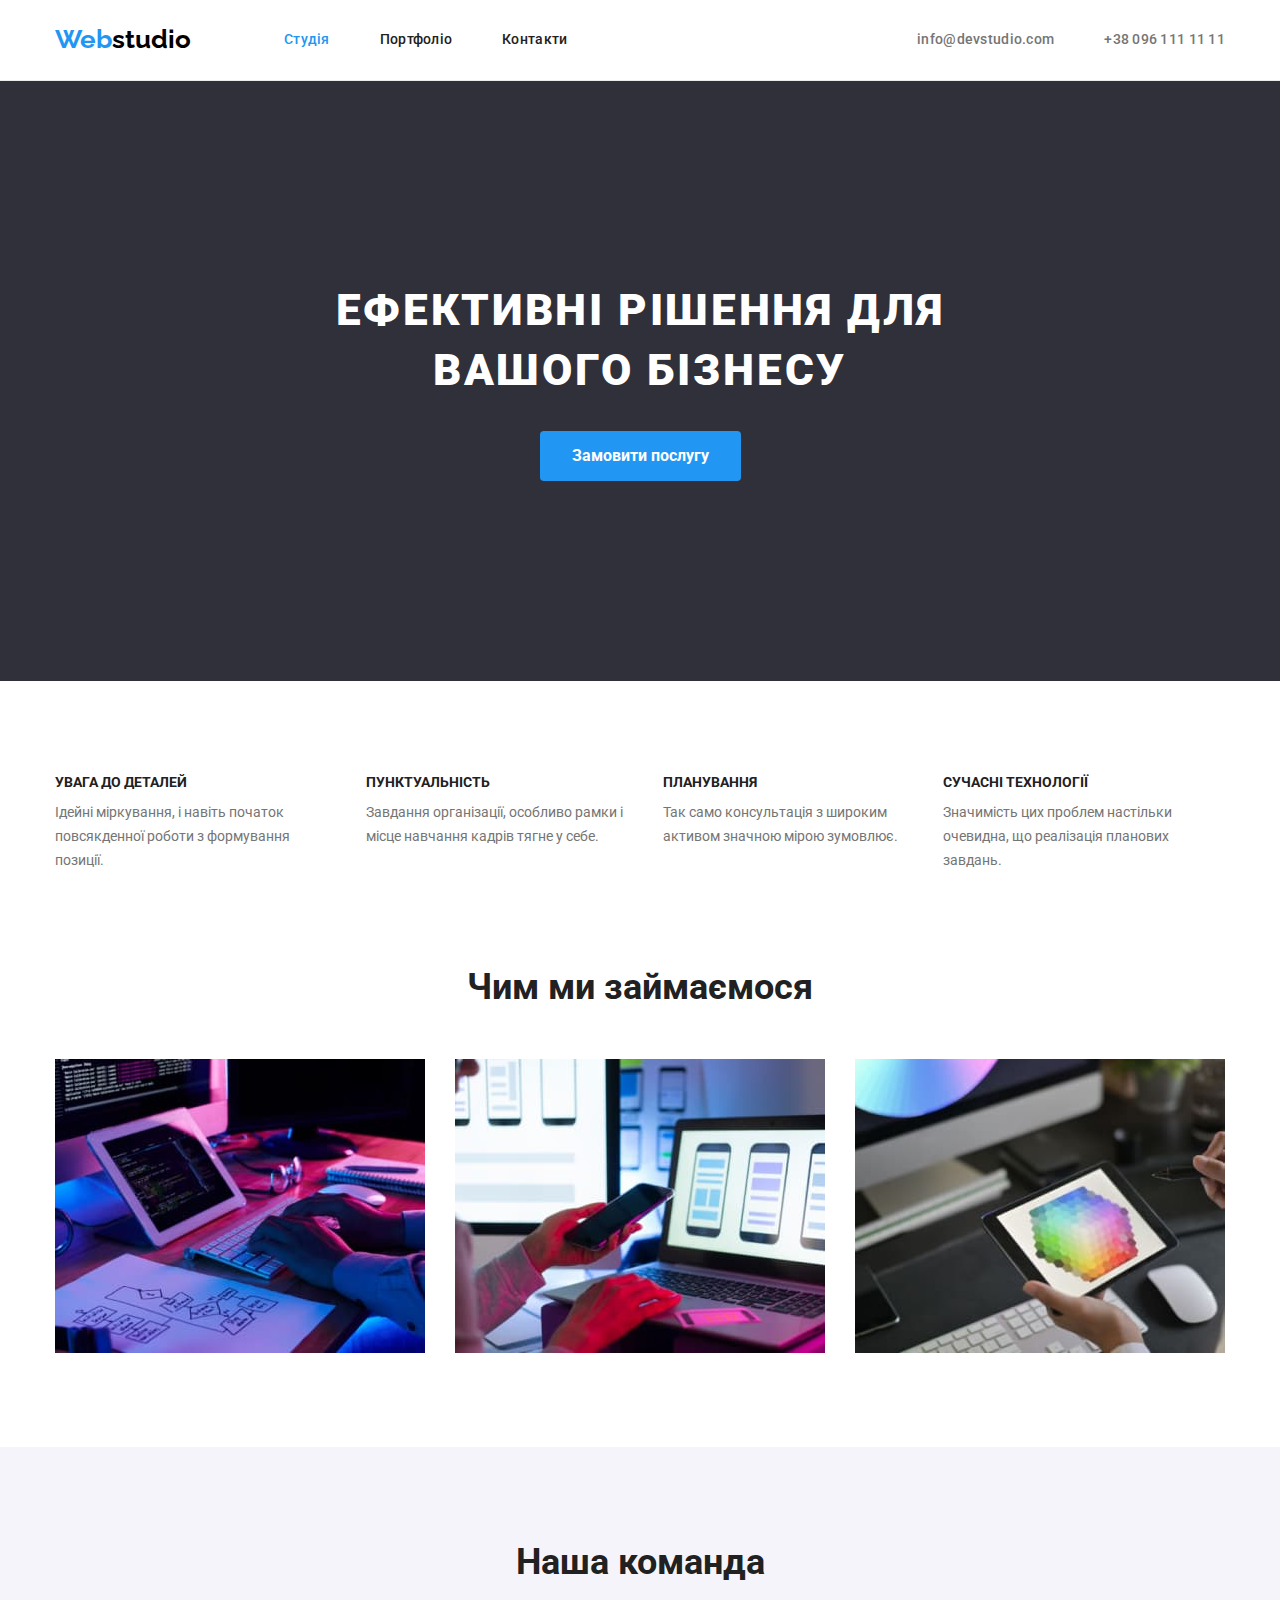
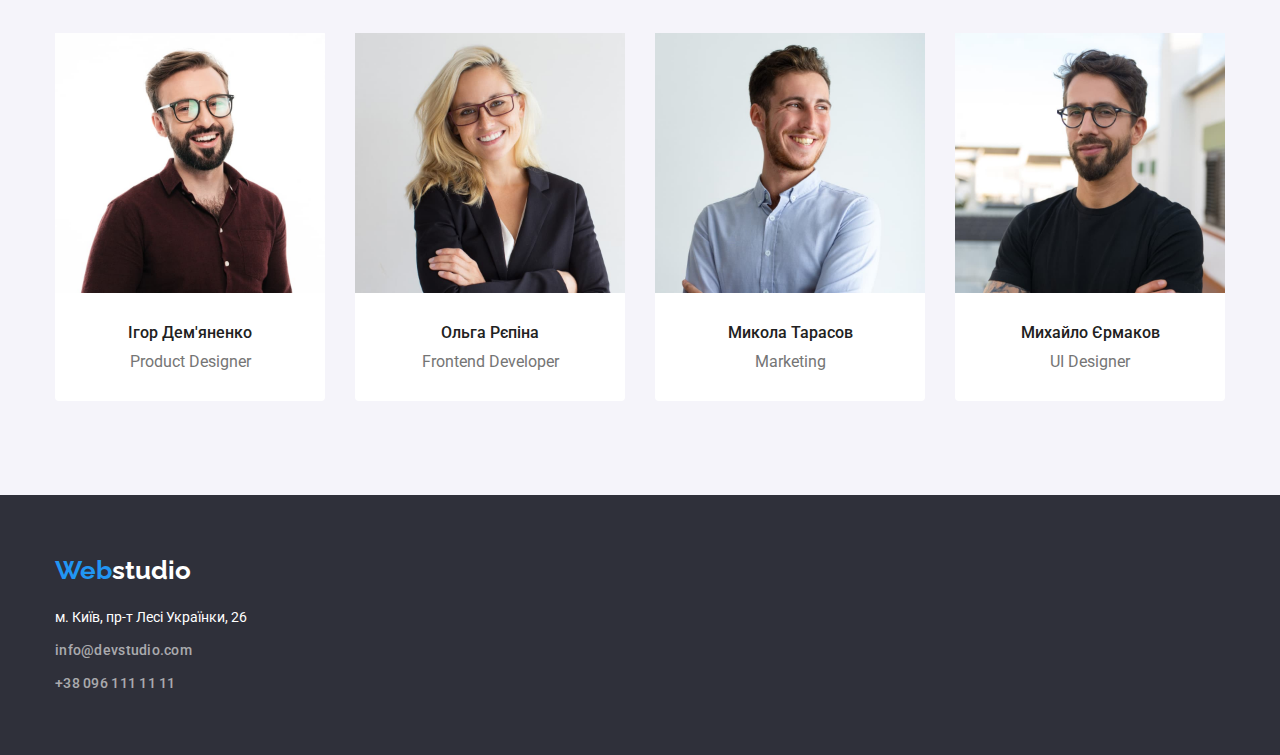
<file: index.html>
<!DOCTYPE html>
<html lang="uk">
  <head>
    <meta charset="UTF-8" />
    <meta http-equiv="X-UA-Compatible" content="IE=edge" />
    <meta name="viewport" content="width=device-width, initial-scale=1.0" />
    <title>Студія</title>
    <link
      rel="stylesheet"
      href="https://cdn.jsdelivr.net/npm/modern-normalize@1.1.0/modern-normalize.min.css"
    />
    <link rel="preconnect" href="https://fonts.googleapis.com" />
    <link rel="preconnect" href="https://fonts.gstatic.com" crossorigin />
    <link
      href="https://fonts.googleapis.com/css2?family=Raleway:wght@700&family=Roboto:wght@400;500;700;900&display=swap"
      rel="stylesheet"
    />
    <link rel="stylesheet" href="./css/styles.css" />
  </head>
  <body>
    <!--Верхня лінія-->
    <header class="top-line">
      <div class="container top-line-container">
        <!--Логотип-->
        <a class="page-logo link" href="./index.html"
          ><span class="accent">Web</span>studio</a
        >
        <!--Навігація-->
        <nav class="page-nav">
          <ul class="menu list">
            <li class="nav-item">
              <a class="menu-link link current" href="./index.html">Студія</a>
            </li>
            <li class="nav-item">
              <a class="menu-link link" href="./portfolio.html">Портфоліо</a>
            </li>
            <li class="nav-item">
              <a class="menu-link link" href="#">Контакти</a>
            </li>
          </ul>
        </nav>
        <!--Контакти-->
        <ul class="contact-menu list">
          <li class="nav-item">
            <a class="mail link" href="mailto:info@devstudio.com"
              >info@devstudio.com</a
            >
          </li>
          <li class="nav-item">
            <a class="contact-number link" href="tel:+380961111111"
              >+38 096 111 11 11</a
            >
          </li>
        </ul>
      </div>
    </header>
    <!--Основний контент-->
    <main>
      <!--Герой-->
      <section class="main-hero">
        <div class="container main-hero-container">
          <h1 class="main-title">Ефективні рішення для вашого бізнесу</h1>
          <button class="modal-open-btn" type="button">Замовити послугу</button>
        </div>
      </section>
      <!--Особливості-->
      <section class="feature-section section">
        <div class="container feature-container">
          <h2 class="visually-hidden">Наші особливості</h2>
          <ul class="list feature-list">
            <li class="feature-item">
              <h3 class="feature-title">УВАГА ДО ДЕТАЛЕЙ</h3>
              <p class="feature-text">
                Ідейні міркування, і навіть початок повсякденної роботи з
                формування позиції.
              </p>
            </li>

            <li class="feature-item">
              <h3 class="feature-title">ПУНКТУАЛЬНІСТЬ</h3>
              <p class="feature-text">
                Завдання організації, особливо рамки і місце навчання кадрів
                тягне у себе.
              </p>
            </li>

            <li class="feature-item">
              <h3 class="feature-title">ПЛАНУВАННЯ</h3>
              <p class="feature-text">
                Так само консультація з широким активом значною мірою зумовлює.
              </p>
            </li>

            <li class="feature-item">
              <h3 class="feature-title">СУЧАСНІ ТЕХНОЛОГІЇ</h3>
              <p class="feature-text">
                Значимість цих проблем настільки очевидна, що реалізація
                планових завдань.
              </p>
            </li>
          </ul>
        </div>
      </section>
      <!--Чим ми займаємося-->
      <section class="work-section section">
        <div class="container">
          <h2 class="title-section title">Чим ми займаємося</h2>
          <ul class="list work-list">
            <li class="work-card">
              <img
                src="./images/picture_1.jpg"
                alt="кодування за допомогою планшета і комп'ютера"
                width="370"
                height="295"
              />
            </li>
            <li class="work-card">
              <img
                src="./images/picture_2.jpg"
                alt="розробка мобільних додатків на ноутбуці "
                width="370"
                height="295"
              />
            </li>
            <li class="work-card">
              <img
                src="./images/picture_3.jpg"
                alt="спектр кольорів на планшеті "
                width="370"
                height="295"
              />
            </li>
          </ul>
        </div>
      </section>
      <!--Наша команда-->
      <section class="team-section section">
        <div class="container">
          <h2 class="title-section title">Наша команда</h2>
          <ul class="list team-list">
            <li class="team-item">
              <img
                src="./images/igor_demianenko1.jpg"
                alt="фотографія Ігора Дем'яненка"
                width="270"
                height="260"
              />
              <div class="team-name">
                <h3 class="employee-title desc-card">Ігор Дем'яненко</h3>
                <p class="team-desc desc-card">Product Designer</p>
              </div>
            </li>
            <li class="team-item">
              <img
                src="./images/olga_repina1.jpg"
                alt="фотографія Ольги Рєпіни"
                width="270"
                height="260"
              />
              <div class="team-name">
                <h3 class="employee-title desc-card">Ольга Рєпіна</h3>
                <p class="team-desc desc-card">Frontend Developer</p>
              </div>
            </li>

            <li class="team-item">
              <img
                src="./images/mykola_tarasov1.jpg"
                alt="фотографія Миколи Тарасова"
                width="270"
                height="260"
              />
              <div class="team-name">
                <h3 class="employee-title desc-card">Микола Тарасов</h3>
                <p class="team-desc desc-card">Marketing</p>
              </div>
            </li>
            <li class="team-item">
              <img
                src="./images/mykhailo_yermakov1.jpg"
                alt="фотографія Михайла Єрмакова"
                width="270"
                height="260"
              />
              <div class="team-name">
                <h3 class="employee-title desc-card">Михайло Єрмаков</h3>
                <p class="team-desc desc-card">UI Designer</p>
              </div>
            </li>
          </ul>
        </div>
      </section>
    </main>
    <!--Підвал-->
    <footer class="footer-page">
      <!--Логотип-->
      <div class="container footer-page-container">
        <a class="logo-footer link" href="./index.html"
          ><span class="accent">Web</span>studio</a
        >
        <!--Адреса і контакти-->
        <address>
          <ul class="list address-list">
            <li class="address-item">
              <a
                class="link map-address"
                href="https://goo.gl/maps/CPtrU1FHBa2aNyZL9"
                target="_blank"
                rel="noopener noreferrer nofollow"
                >м. Київ, пр-т Лесі Українки, 26</a
              >
            </li>
            <li class="address-item">
              <a class="mail footer link" href="mailto:info@devstudio.com"
                >info@devstudio.com</a
              >
            </li>
            <li class="address-item">
              <a class="contact-number footer link" href="tel:+380961111111"
                >+38 096 111 11 11</a
              >
            </li>
          </ul>
        </address>
      </div>
    </footer>
  </body>
</html>
</file>
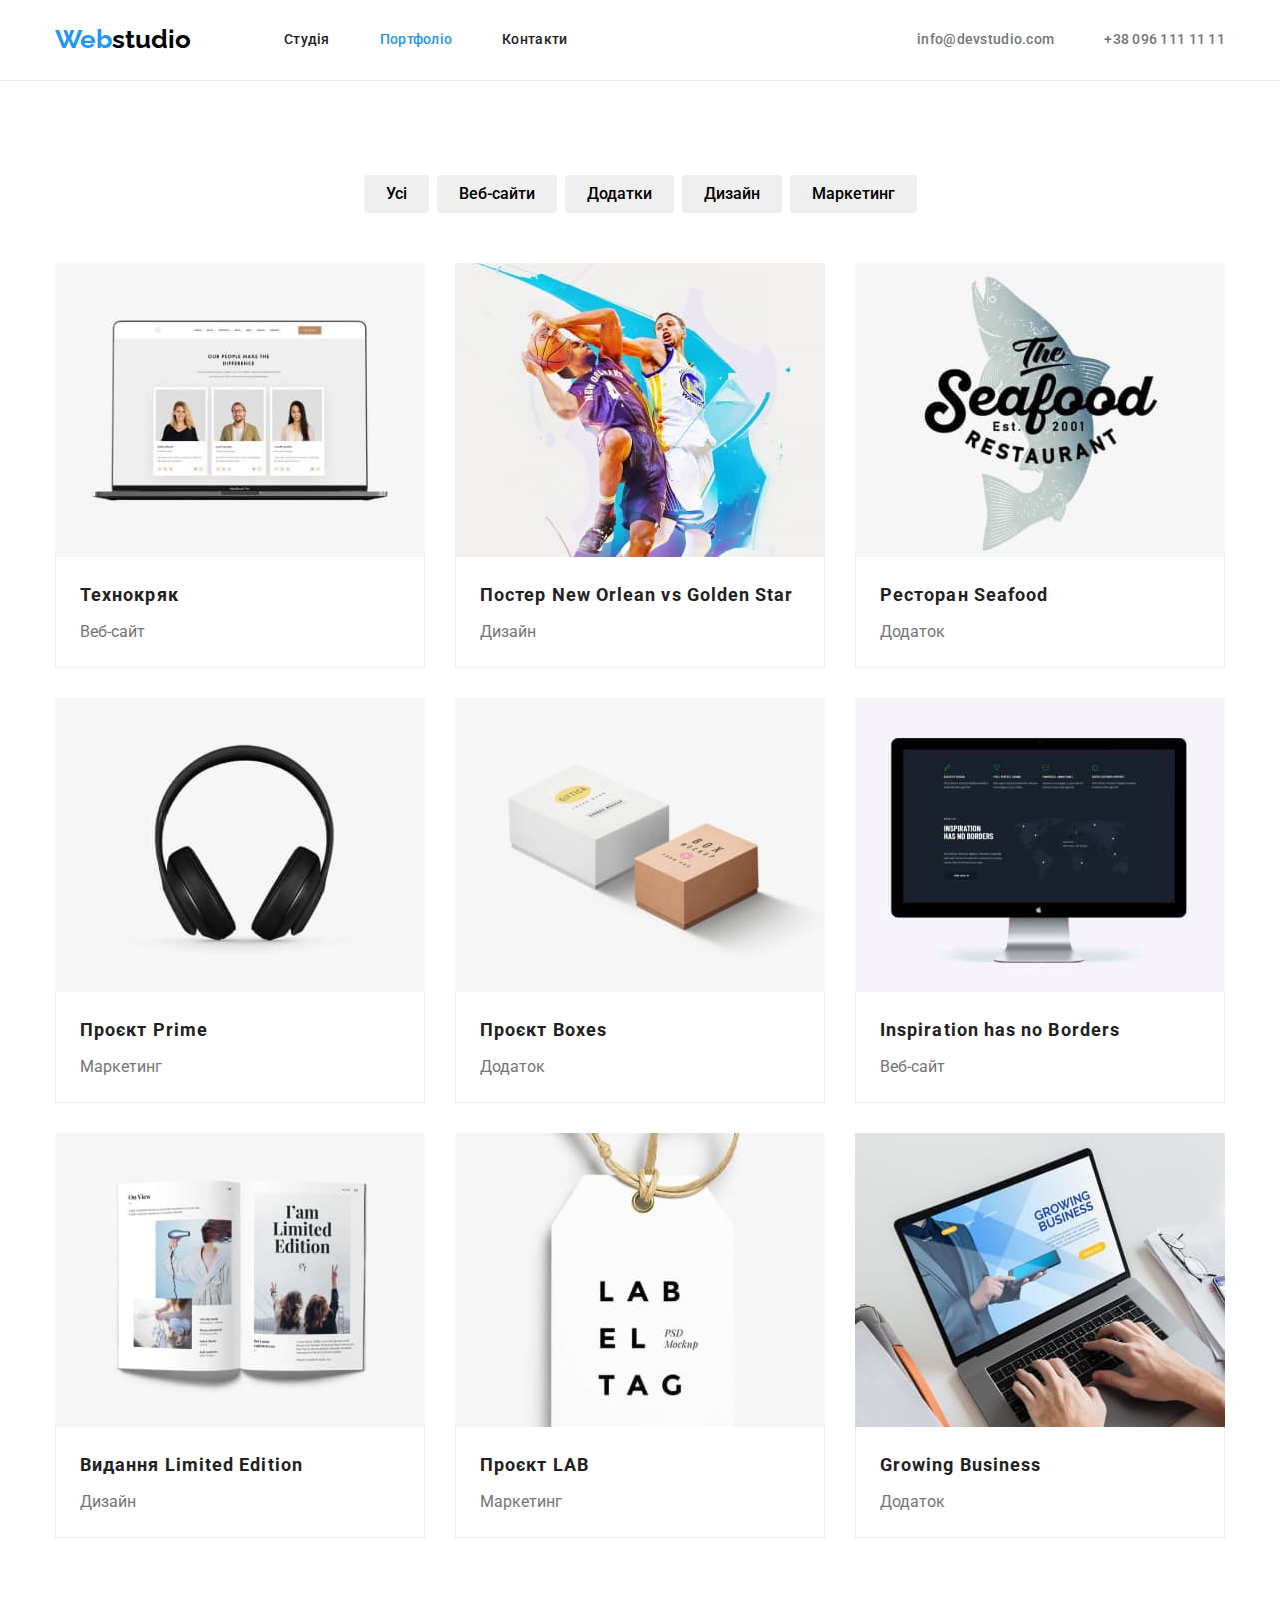
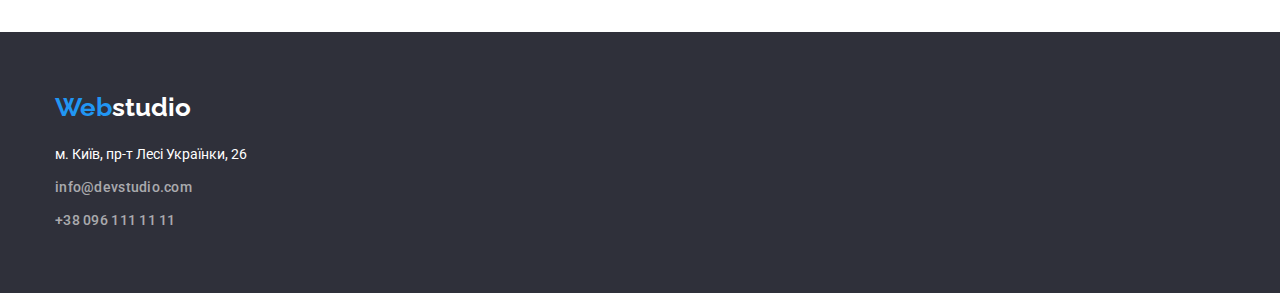
<file: portfolio.html>
<!DOCTYPE html>
<html lang="uk">
  <head>
    <meta charset="UTF-8" />
    <meta http-equiv="X-UA-Compatible" content="IE=edge" />
    <meta name="viewport" content="width=device-width, initial-scale=1.0" />
    <title>Портфоліо</title>
    <link
      rel="stylesheet"
      href="https://cdn.jsdelivr.net/npm/modern-normalize@1.1.0/modern-normalize.min.css"
    />
    <link rel="preconnect" href="https://fonts.googleapis.com" />
    <link rel="preconnect" href="https://fonts.gstatic.com" crossorigin />
    <link
      href="https://fonts.googleapis.com/css2?family=Raleway:wght@700&family=Roboto:wght@400;500;700;900&display=swap"
      rel="stylesheet"
    />
    <link rel="stylesheet" href="./css/styles.css" />
  </head>
  <body>
    <!--Верхня лінія-->
    <header class="top-line">
      <div class="container top-line-container">
        <!--Логотип-->
        <a class="page-logo link" href="./index.html"
          ><span class="accent">Web</span>studio</a
        >
        <!--Навігація-->
        <nav class="page-nav">
          <ul class="menu list">
            <li class="nav-item">
              <a class="menu-link link" href="./index.html">Студія</a>
            </li>
            <li class="nav-item">
              <a class="menu-link link current" href="./portfolio.html"
                >Портфоліо</a
              >
            </li>
            <li class="nav-item">
              <a class="menu-link link" href="#">Контакти</a>
            </li>
          </ul>
        </nav>
        <!--Контакти-->
        <ul class="contact-menu list">
          <li class="nav-item">
            <a class="mail link" href="mailto:info@devstudio.com"
              >info@devstudio.com</a
            >
          </li>
          <li class="nav-item">
            <a class="contact-number link" href="tel:+380961111111"
              >+38 096 111 11 11</a
            >
          </li>
        </ul>
      </div>
    </header>
    <!--Основний контент-->
    <main class="main-content">
      <section class="section">
        <div class="container">
          <h1 class="visually-hidden">Портфоліо</h1>
          <!--Фільтри-->
          <ul class="list nav-btn-container">
            <li>
              <button class="nav-filter-btn" type="button">Усі</button>
            </li>
            <li>
              <button class="nav-filter-btn" type="button">Веб-сайти</button>
            </li>
            <li>
              <button class="nav-filter-btn" type="button">Додатки</button>
            </li>
            <li>
              <button class="nav-filter-btn" type="button">Дизайн</button>
            </li>
            <li>
              <button class="nav-filter-btn" type="button">Маркетинг</button>
            </li>
          </ul>
          <!--Проєкти-->
          <h2 class="visually-hidden">Проєкти</h2>
          <ul class="list project-list-container">
            <li class="project-list">
              <img
                src="./images/projects/techokriak.jpg"
                alt="ноутбук"
                width="370"
                height="295"
              />
              <div class="project-card">
                <h3 class="project-title">Технокряк</h3>
                <p class="project-desc">Веб-сайт</p>
              </div>
            </li>
            <li class="project-list">
              <img
                src="./images/projects/poster.jpg"
                alt="два баскетболіста з м'ячем"
                width="370"
                height="295"
              />
              <div class="project-card">
                <h3 class="project-title">Постер New Orlean vs Golden Star</h3>
                <p class="project-desc">Дизайн</p>
              </div>
            </li>
            <li class="project-list">
              <img
                src="./images/projects/seafood.jpg"
                alt="логотип риба з надписом"
                width="370"
                height="295"
              />
              <div class="project-card">
                <h3 class="project-title">Ресторан Seafood</h3>
                <p class="project-desc">Додаток</p>
              </div>
            </li>
            <li class="project-list">
              <img
                src="./images/projects/headphones.jpg"
                alt="наушники"
                width="370"
                height="295"
              />
              <div class="project-card">
                <h3 class="project-title">Проєкт Prime</h3>
                <p class="project-desc">Маркетинг</p>
              </div>
            </li>
            <li class="project-list">
              <img
                src="./images/projects/boxes.jpg"
                alt="дві коробки"
                width="370"
                height="295"
              />
              <div class="project-card">
                <h3 class="project-title">Проєкт Boxes</h3>
                <p class="project-desc">Додаток</p>
              </div>
            </li>
            <li class="project-list">
              <img
                src="./images/projects/monitor.jpg"
                alt="монітор"
                width="370"
                height="295"
              />
              <div class="project-card">
                <h3 class="project-title">Inspiration has no Borders</h3>
                <p class="project-desc">Веб-сайт</p>
              </div>
            </li>
            <li class="project-list">
              <img
                src="./images/projects/book.jpg"
                alt=" журнал"
                width="370"
                height="295"
              />
              <div class="project-card">
                <h3 class="project-title">Видання Limited Edition</h3>
                <p class="project-desc">Дизайн</p>
              </div>
            </li>
            <li class="project-list">
              <img
                src="./images/projects/label.jpg"
                alt="бірка"
                width="370"
                height="295"
              />
              <div class="project-card">
                <h3 class="project-title">Проєкт LAB</h3>
                <p class="project-desc">Маркетинг</p>
              </div>
            </li>
            <li class="project-list">
              <img
                src="./images/projects/laptop.jpg"
                alt="друкування на ноутбуці"
                width="370"
                height="295"
              />
              <div class="project-card">
                <h3 class="project-title">Growing Business</h3>
                <p class="project-desc">Додаток</p>
              </div>
            </li>
          </ul>
        </div>
      </section>
    </main>
    <!--Підвал-->
    <footer class="footer-page">
      <!--Логотип-->
      <div class="container footer-page-container">
        <a class="logo-footer link" href="./index.html"
          ><span class="accent">Web</span>studio</a
        >
        <!--Адреса і контакти-->
        <address>
          <ul class="list address-list">
            <li class="address-item">
              <a
                class="link map-address"
                href="https://goo.gl/maps/CPtrU1FHBa2aNyZL9"
                target="_blank"
                rel="noopener noreferrer nofollow"
                >м. Київ, пр-т Лесі Українки, 26</a
              >
            </li>
            <li class="address-item">
              <a class="mail footer link" href="mailto:info@devstudio.com"
                >info@devstudio.com</a
              >
            </li>
            <li class="address-item">
              <a class="contact-number footer link" href="tel:+380961111111"
                >+38 096 111 11 11</a
              >
            </li>
          </ul>
        </address>
      </div>
    </footer>
  </body>
</html>
</file>
<file: css/styles.css>
:root {
  --primary-font: "Roboto", sans-serif;
  --secondary-font: "Raleway", sans-serif;
  --primary-text--color-theme-light: #212121;
  --secondary-text-color-theme-light: #757575;
  --main-text-color-theme-dark: #ffffff;
  --accent-color: #2196f3;
  --primary-background-color: #ffffff;
  --secondary-background-color: #f5f4fa;
  --accent-background-color: #2f303a;
  --light-logo-color: #ffffff;
  --dark-logo-color: #000000;
}
/* ============Скидання функцій по дефолту===========  */
.link {
  text-decoration: none;
}

.list {
  list-style: none;
}
.visually-hidden {
  position: absolute;
  white-space: nowrap;
  width: 1px;
  height: 1px;
  overflow: hidden;
  border: 0;
  padding: 0;
  clip: rect(0 0 0 0);
  clip-path: inset(50%);
  margin: -1px;
}
.menu-link {
  color: inherit;
}
.feature-title {
  font-size: inherit;
}
img {
  display: block;
  max-width: 100%;
  height: auto;
}

button {
  cursor: pointer;
}

body {
  font-family: var(--primary-font);
  font-style: normal;
  font-size: 14px;
  letter-spacing: 0.03;
  background-color: var(--primary-background-color);
  color: var(--primary-text--color-theme-light);
}
h1,
h2,
h3,
p {
  margin-top: 0;
  margin-bottom: 0;
}
ul,
ol {
  margin-top: 0;
  margin-bottom: 0;
  padding-left: 0;
}

.section {
  padding-top: 94px;
  padding-bottom: 94px;
}
.container {
  width: 1200px;
  margin-left: auto;
  margin-right: auto;
  padding-left: 15px;
  padding-right: 15px;
}
.title-section {
  font-weight: 700;
  font-size: 36px;
  line-height: 1.17;
  margin-bottom: 50px;
}
.title {
  display: flex;
  justify-content: center;
}

/* ======================Верхня лінія=================== */
.top-line {
  border-bottom: 1px solid #ececec;
  padding-top: 24px;
  padding-bottom: 25px;
}
.top-line-container {
  display: flex;
  align-items: center;
}
/* ====================Логотип========================= */
.page-logo {
  font-family: var(--secondary-font);
  font-weight: 700;
  font-size: 26px;
  line-height: 1.19;
  color: var(--dark-logo-color);
  margin-right: 93px;
}
.accent {
  color: var(--accent-color);
}
/* =======================Навігація====================== */

.page-nav {
  display: flex;
}
.menu {
  column-gap: 50px;
}

.menu,
.contact-menu {
  display: flex;
}
/* =================Посилання===================== */
.menu-link {
  font-weight: 500;
  line-height: 1.14;
  letter-spacing: 0.02em;
}

.contact-menu {
  margin-left: auto;
}

.menu-link:hover,
.menu-link:focus {
  color: var(--accent-color);
}

.menu .link.current {
  color: var(--accent-color);
}
/* =================Контакти================== */
.mail {
  font-weight: 500;
  line-height: 1.14;
  letter-spacing: 0.02em;
  color: var(--secondary-text-color-theme-light);
  margin-right: 50px;
}

.contact-number {
  font-weight: 500;
  line-height: 1.14;
  letter-spacing: 0.02em;
  color: var(--secondary-text-color-theme-light);
}

.mail:hover,
.mail:focus {
  color: var(--accent-color);
}

.contact-number:hover,
.contact-number:focus {
  color: var(--accent-color);
}

/* ==============Основний контент================== */

/* Герой */
.main-hero-container {
  text-align: center;
}

.main-hero {
  padding-top: 200px;
  padding-bottom: 200px;
  background-color: var(--accent-background-color);
}
.main-title {
  font-weight: 900;
  font-size: 44px;
  line-height: 1.36;
  letter-spacing: 0.06em;
  text-transform: uppercase;
  color: var(--main-text-color-theme-dark);

  width: 696px;

  margin-left: auto;
  margin-right: auto;
  margin-bottom: 30px;
}

/* ================Кнопки===================== */

.modal-open-btn {
  display: inline-block;
  font-weight: 700;
  font-size: 16px;
  line-height: 1.88;
  color: var(--main-text-color-theme-dark);
  background: var(--accent-color);

  padding-top: 10px;
  padding-right: 32px;
  padding-bottom: 10px;
  padding-left: 32px;
  border: transparent;
  border-radius: 4px;
  margin-left: auto;
  margin-right: auto;
}
.modal-open-btn:hover,
.modal-open-btn:focus {
  background: #188ce8;
  box-shadow: 0px 4px 4px rgba(0, 0, 0, 0.15);
}
.nav-filter-btn {
  font-weight: 500;
  font-size: 16px;
  line-height: 1.62;
  border-radius: 4px;
  border: transparent;
  padding-top: 6px;
  padding-right: 22px;
  padding-bottom: 6px;
  padding-left: 22px;
}
.nav-filter-btn:hover,
.nav-filter-btn:focus {
  color: var(--main-text-color-theme-dark);
  background: var(--accent-color);
  box-shadow: 0px 3px 1px rgba(0, 0, 0, 0.1), 0px 1px 2px rgba(0, 0, 0, 0.08),
    0px 2px 2px rgba(0, 0, 0, 0.12);
  border: transparent;
  border-radius: 4px;
}
/*======================== Особливості====================*/

.feature-container {
  display: flex;
}
.feature-list {
  display: flex;
  gap: 30px;
  padding: 0;
}
.feature-item {
  flex-basis: calc((100%-90) / 4);
}

.feature-title {
  font-weight: 700;
  line-height: 1.14;
  text-transform: uppercase;
  margin-bottom: 10px;
}

.feature-text {
  line-height: 1.71;
  color: var(--secondary-text-color-theme-light);
}

/* ==========Чим ми займаємось======== */

.work-section {
  padding-top: 0;
}
.work-list {
  display: flex;
  flex-wrap: wrap;
}
.work-card:not(:nth-child(3n)) {
  margin-right: 30px;
}
.work-title {
  display: flex;
  justify-content: center;
}

/*============= Наша команда============ */
.team-section {
  background-color: var(--secondary-background-color);
}
.team-list {
  display: flex;
  gap: 30px;
}

.team-item {

  flex-basis: calc((100% - 90px) / 4);
  background: var(--primary-background-color);
  border-radius: 0px 0px 4px 4px;
}
.team-name {
  padding-top: 30px;
  padding-bottom: 30px;
}

.employee-title {
  font-weight: 500;
  font-size: 16px;
  line-height: 1.19;
  margin-bottom: 10px;
}
.team-desc {
  font-size: 16px;
  line-height: 1.19;
  color: var(--secondary-text-color-theme-light);
}
.desc-card {
  text-align: center;
}
/* =====================Підвал======================= */
.footer-page {
  padding-top: 60px;
  padding-bottom: 60px;
  background-color: var(--accent-background-color);
}
/*================ Логотип футера================= */
.footer-page-container {
  display: flex;
  flex-direction: column;
}

.logo-footer {
  font-family: var(--secondary-font);
  font-weight: 700;
  font-size: 26px;
  line-height: 1.19;
  color: var(--light-logo-color);
  margin-bottom: 20px;
}

/* ===============Адреса====================== */

.address-item:not(:last-child) {
  margin-bottom: 9px;
}
.map-address {
  font-style: normal;
  line-height: 1.71;
  color: var(--main-text-color-theme-dark);
}
/* ===============Стилізація посилань==================== */
.footer {
  font-style: normal;
  line-height: 1.71;
  color: rgba(255, 255, 255, 0.6);
}

/* ======================Портфоліо проєкт================== */

/* ========Навігаційні кнопки======== */
.nav-btn-container {
  display: flex;
  justify-content: center;
  gap: 8px;
  margin-bottom: 50px;
}

/* =============Список проєктів==============  */
.project-title {
  font-weight: 700;
  font-size: 18px;
  line-height: 2;
  letter-spacing: 0.06em;
  margin-bottom: 4px;
}
.project-desc {
  font-size: 16px;
  line-height: 1.88;
  color: var(--secondary-text-color-theme-light);
}
.project-list-container {
  display: flex;
  flex-wrap: wrap;
  gap: 30px;
}
.project-list {
  
  flex-basis: calc((100% - 60px) / 3);
}
.project-card {
  border-top: 0;
  border-right: 1px solid #eeeeee;
  border-bottom: 1px solid #eeeeee;
  border-left: 1px solid #eeeeee;
}

.project-card {
  padding-top: 20px;
  padding-right: 24px;
  padding-bottom: 20px;
  padding-left: 24px;
}
</file>
